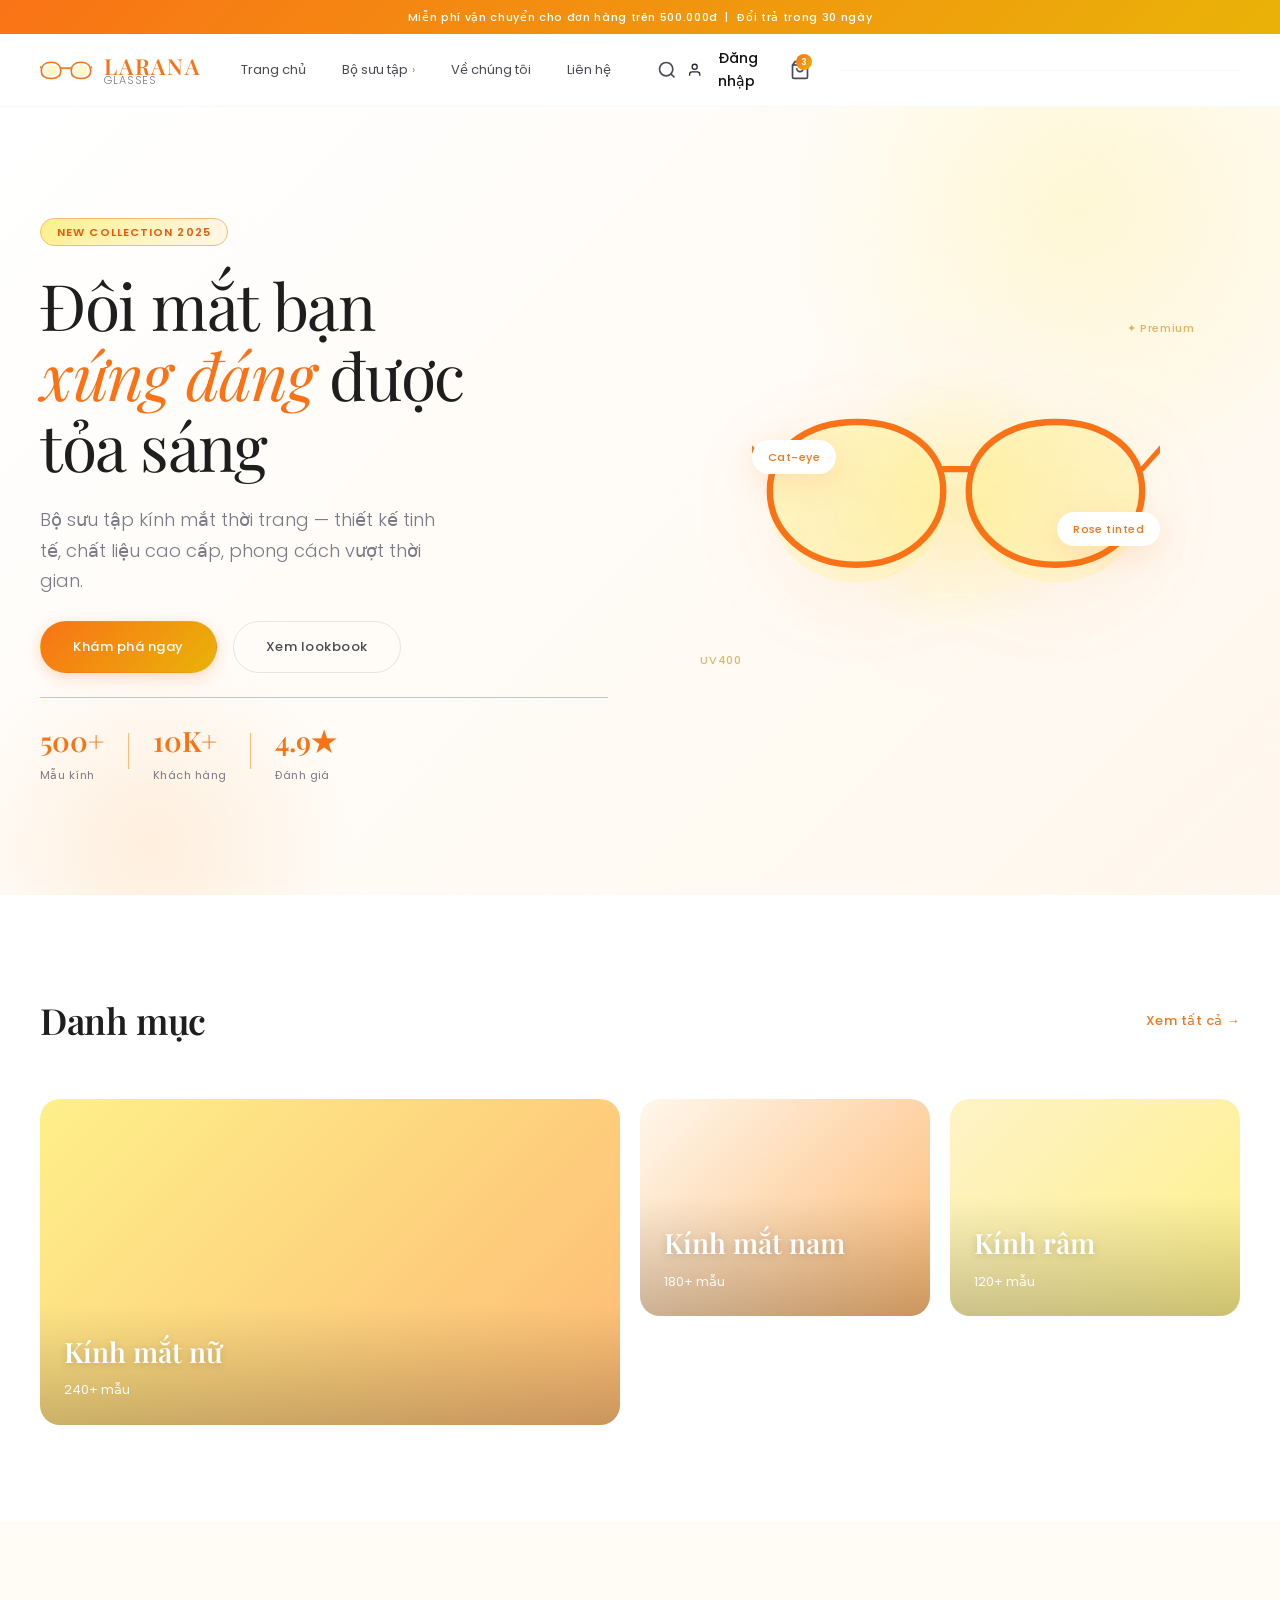
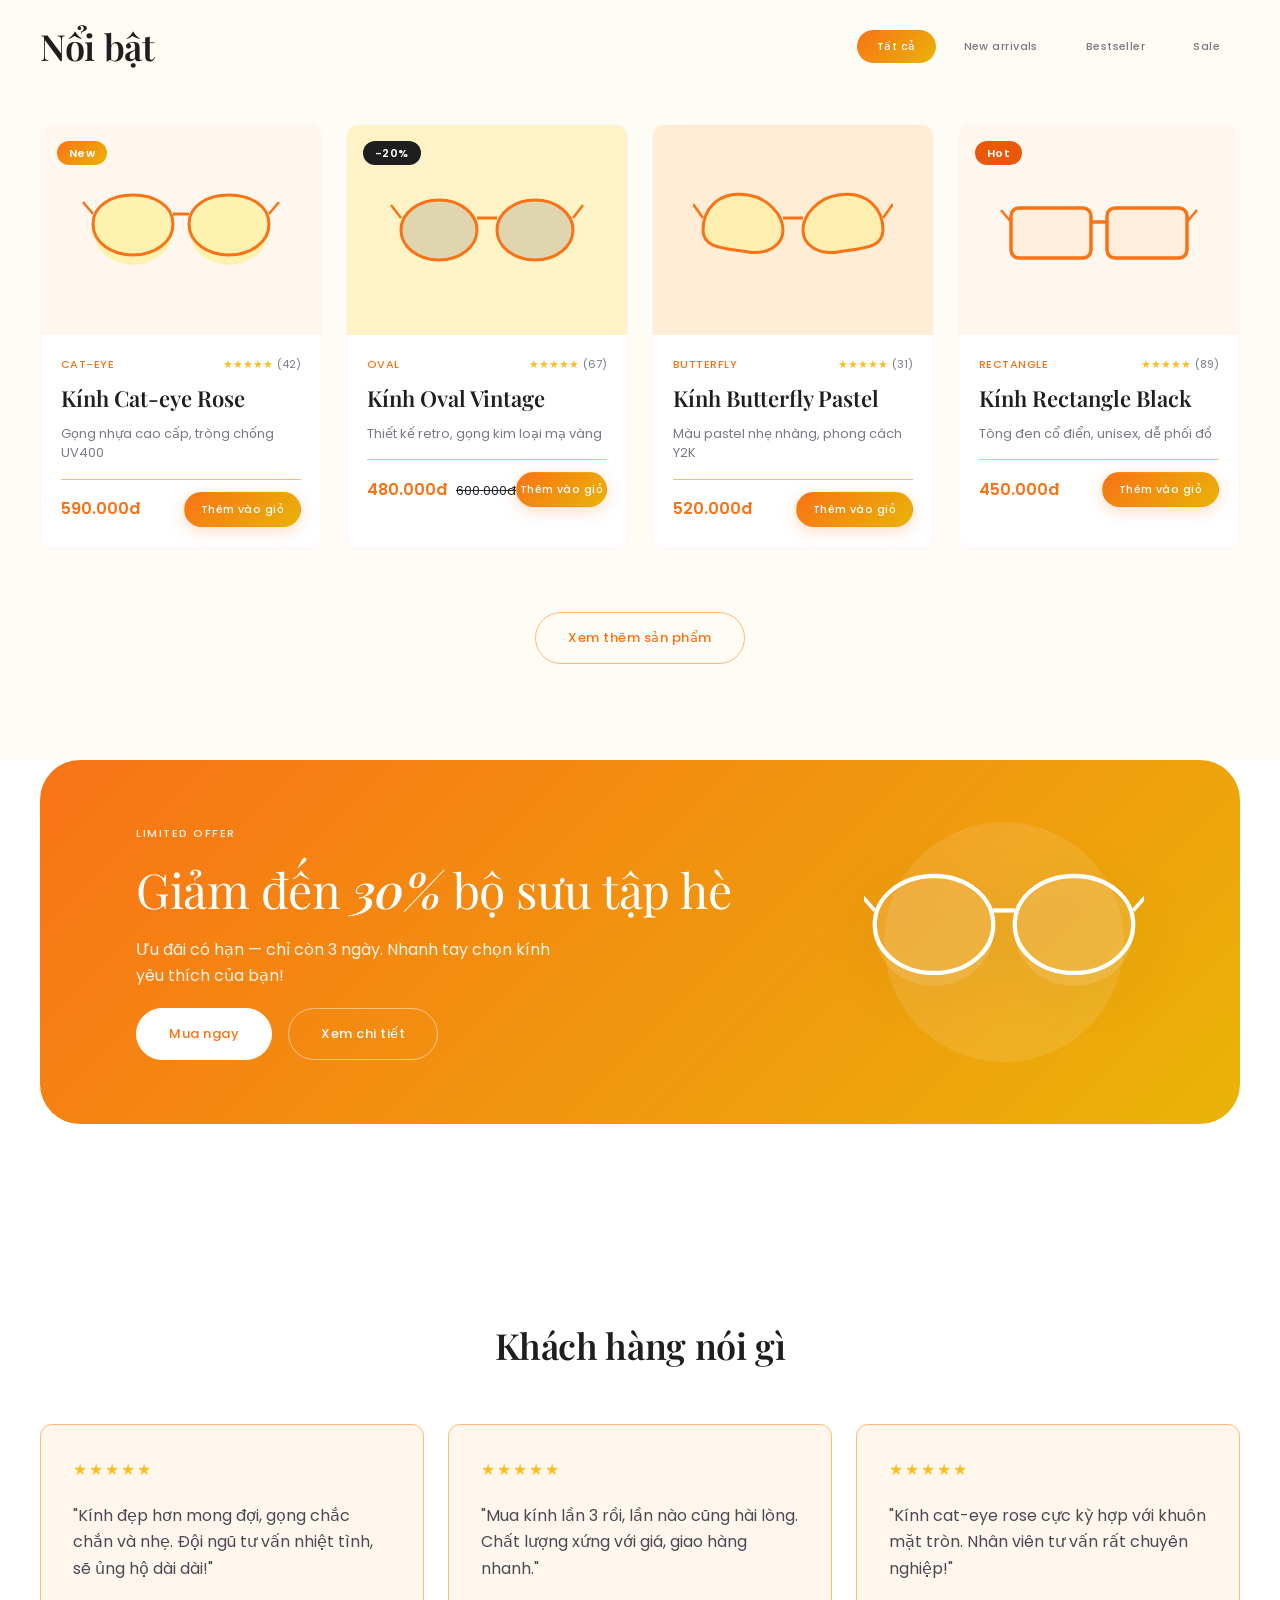
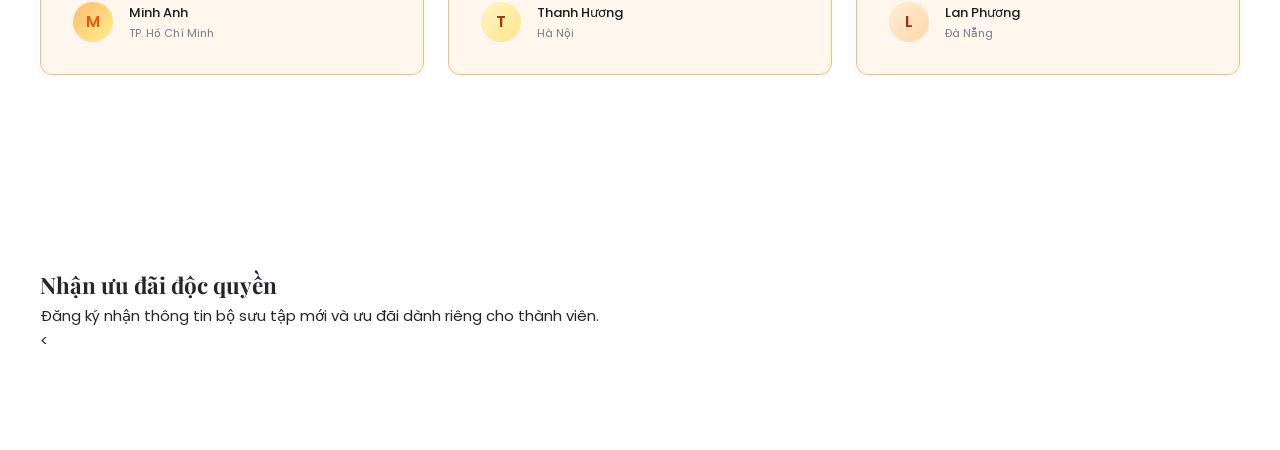
<file: index.html>
<!doctype html>
<html lang="vi">

<head>
  <meta charset="UTF-8" />
  <meta name="viewport" content="width=device-width, initial-scale=1.0" />
  <title>LARANA Glasses — Eyewear Collection</title>
  <link rel="stylesheet" href="styles.css" />
  <link rel="preconnect" href="https://fonts.googleapis.com" />
  <link
    href="https://fonts.googleapis.com/css2?family=Playfair+Display:ital,wght@0,400;0,500;0,600;0,700;1,400;1,500;1,600&family=Poppins:wght@300;400;500;600;700&display=swap"
    rel="stylesheet" />
</head>

<body>
  <!-- ===== ANNOUNCEMENT BAR ===== -->
  <div class="announcement-bar">
    <p>
      Miễn phí vận chuyển cho đơn hàng trên 500.000đ &nbsp;|&nbsp; Đổi trả
      trong 30 ngày
    </p>
  </div>

  <!-- ===== HEADER / NAV ===== -->
  <header class="header" id="header">
    <div class="header__inner container">
      <!-- Mobile hamburger -->
      <button class="btn-icon nav-toggle" aria-label="Mở menu" aria-expanded="false">
        <span class="hamburger">
          <span></span><span></span><span></span>
        </span>
      </button>

      <!-- Logo -->
      <a href="#" class="logo" aria-label="LARANA Glasses — Trang chủ">
        <div class="logo__icon">
          <svg viewBox="0 0 80 34" fill="none" xmlns="http://www.w3.org/2000/svg" aria-hidden="true">
            <path d="M2 18 C2 10 8 5 17 5 C26 5 32 10 32 18 C32 26 26 30 17 30 C8 30 2 26 2 18Z" stroke="currentColor"
              stroke-width="2.5" fill="none" />
            <path d="M48 18 C48 10 54 5 63 5 C72 5 78 10 78 18 C78 26 72 30 63 30 C54 30 48 26 48 18Z"
              stroke="currentColor" stroke-width="2.5" fill="none" />
            <line x1="32" y1="14" x2="48" y2="14" stroke="currentColor" stroke-width="2.5" />
            <line x1="2" y1="14" x2="-4" y2="7" stroke="currentColor" stroke-width="2" />
            <line x1="78" y1="14" x2="84" y2="7" stroke="currentColor" stroke-width="2" />
            <ellipse cx="17" cy="18" rx="10" ry="9" fill="var(--primary-gold-light)" opacity="0.45" />
            <ellipse cx="63" cy="18" rx="10" ry="9" fill="var(--primary-gold-light)" opacity="0.45" />
          </svg>
        </div>
        <div class="logo__text">
          <span class="logo__name">LARANA</span>
          <span class="logo__sub">glasses</span>
        </div>
      </a>

      <!-- Desktop nav -->
      <nav class="nav" aria-label="Điều hướng chính">
        <ul class="nav__list">
          <li><a href="#" class="nav__link">Trang chủ</a></li>
          <li class="nav__item--has-drop">
            <a href="#" class="nav__link">Bộ sưu tập <span class="nav__caret">›</span></a>
            <div class="nav__dropdown">
              <a href="#">Kính mắt nữ</a>
              <a href="#">Kính mắt nam</a>
              <a href="#">Kính râm</a>
              <a href="#">New arrivals</a>
            </div>
          </li>
          <li><a href="#" class="nav__link">Về chúng tôi</a></li>
          <li><a href="#" class="nav__link">Liên hệ</a></li>
        </ul>
      </nav>

      <!-- Header actions -->
      <div class="header__actions">

        <!-- Search -->
        <button class="btn-icon" aria-label="Tìm kiếm">
          <svg width="20" height="20" viewBox="0 0 24 24" fill="none" stroke="currentColor" stroke-width="2">
            <circle cx="11" cy="11" r="8" />
            <line x1="21" y1="21" x2="16.65" y2="16.65" />
          </svg>
        </button>

        <!-- Account -->
        <div class="account-box">
          <svg width="20" height="20" viewBox="0 0 24 24" fill="none" stroke="currentColor" stroke-width="2">
            <path d="M20 21v-2a4 4 0 0 0-4-4H8a4 4 0 0 0-4 4v2" />
            <circle cx="12" cy="7" r="4" />
          </svg>

          <span id="username"></span>
          <a href="login.html" id="loginBtn" class="account-link">Đăng nhập</a>
        </div>

        <!-- Cart -->
        <button class="btn-icon cart-btn" aria-label="Giỏ hàng">
          <svg width="20" height="20" viewBox="0 0 24 24" fill="none" stroke="currentColor" stroke-width="2">
            <path d="M6 2 3 6v14a2 2 0 0 0 2 2h14a2 2 0 0 0 2-2V6l-3-4z" />
            <line x1="3" y1="6" x2="21" y2="6" />
            <path d="M16 10a4 4 0 0 1-8 0" />
          </svg>

          <span class="cart-badge">3</span>
        </button>

      </div>

      <!-- Search bar (hidden by default) -->
      <div class="search-bar" id="searchBar" aria-hidden="true">
        <div class="container search-bar__inner">
          <input type="search" class="search-bar__input" placeholder="Tìm kiếm kính mắt, thương hiệu..."
            aria-label="Tìm kiếm sản phẩm" />
          <button class="btn-icon search-bar__close" aria-label="Đóng tìm kiếm">
            ✕
          </button>
        </div>
      </div>

      <!-- Mobile nav drawer -->
      <div class="mobile-nav" id="mobileNav" aria-hidden="true">
        <nav aria-label="Menu di động">
          <ul>
            <li><a href="#">Trang chủ</a></li>
            <li><a href="#">Kính mắt nữ</a></li>
            <li><a href="#">Kính mắt nam</a></li>
            <li><a href="#">Kính râm</a></li>
            <li><a href="#">New arrivals</a></li>
            <li><a href="#">Về chúng tôi</a></li>
            <li><a href="#">Liên hệ</a></li>
          </ul>
          <div class="mobile-nav__actions">
            <button class="btn btn--outline">Đăng nhập</button>
            <button class="btn btn--primary">Đăng ký</button>
          </div>
        </nav>
      </div>
  </header>

  <main>
    <!-- ===== HERO ===== -->
    <section class="hero" aria-labelledby="hero-heading">
      <div class="hero__bg">
        <div class="hero__circle hero__circle--1"></div>
        <div class="hero__circle hero__circle--2"></div>
      </div>
      <div class="container hero__inner">
        <div class="hero__content">
          <span class="hero__badge">New Collection 2025</span>
          <h1 class="hero__heading" id="hero-heading">
            Đôi mắt bạn<br />
            <em>xứng đáng</em> được<br />
            tỏa sáng
          </h1>
          <p class="hero__desc">
            Bộ sưu tập kính mắt thời trang — thiết kế tinh tế, chất liệu cao
            cấp, phong cách vượt thời gian.
          </p>
          <div class="hero__actions">
            <button class="btn btn--primary btn--lg">Khám phá ngay</button>
            <button class="btn btn--ghost btn--lg">Xem lookbook</button>
          </div>
          <div class="hero__stats">
            <div class="hero__stat">
              <span class="hero__stat-num">500+</span><span class="hero__stat-label">Mẫu kính</span>
            </div>
            <div class="hero__stat-divider"></div>
            <div class="hero__stat">
              <span class="hero__stat-num">10K+</span><span class="hero__stat-label">Khách hàng</span>
            </div>
            <div class="hero__stat-divider"></div>
            <div class="hero__stat">
              <span class="hero__stat-num">4.9★</span><span class="hero__stat-label">Đánh giá</span>
            </div>
          </div>
        </div>
        <div class="hero__visual">
          <div class="hero__frame">
            <div class="hero__glasses-display">
              <svg viewBox="0 0 320 160" fill="none" xmlns="http://www.w3.org/2000/svg" class="hero__glasses-svg"
                aria-hidden="true">
                <ellipse cx="82" cy="82" rx="68" ry="62" fill="var(--primary-gold-light)" opacity="0.3" />
                <ellipse cx="238" cy="82" rx="68" ry="62" fill="var(--primary-gold-light)" opacity="0.3" />
                <path d="M14 72 C14 40 42 18 82 18 C122 18 150 40 150 72 C150 104 122 130 82 130 C42 130 14 104 14 72Z"
                  stroke="var(--primary-orange)" stroke-width="5" fill="var(--primary-gold-light)"
                  fill-opacity="0.25" />
                <path
                  d="M170 72 C170 40 198 18 238 18 C278 18 306 40 306 72 C306 104 278 130 238 130 C198 130 170 104 170 72Z"
                  stroke="var(--primary-orange)" stroke-width="5" fill="var(--primary-gold-light)"
                  fill-opacity="0.25" />
                <line x1="150" y1="55" x2="170" y2="55" stroke="var(--primary-orange)" stroke-width="5"
                  stroke-linecap="round" />
                <line x1="14" y1="55" x2="-10" y2="28" stroke="var(--primary-orange)" stroke-width="4"
                  stroke-linecap="round" />
                <line x1="306" y1="55" x2="330" y2="28" stroke="var(--primary-orange)" stroke-width="4"
                  stroke-linecap="round" />
              </svg>
              <div class="hero__tag hero__tag--1">Cat-eye</div>
              <div class="hero__tag hero__tag--2">Rose tinted</div>
            </div>
          </div>
          <div class="hero__floats">
            <div class="hero__float hero__float--a">✦ Premium</div>
            <div class="hero__float hero__float--b">UV400</div>
          </div>
        </div>
      </div>
    </section>

    <!-- ===== CATEGORIES ===== -->
    <section class="categories section" aria-labelledby="categories-heading">
      <div class="container">
        <div class="section-header">
          <h2 class="section-title" id="categories-heading">Danh mục</h2>
          <a href="#" class="section-link">Xem tất cả →</a>
        </div>
        <div class="categories__grid">
          <a href="#" class="category-card category-card--large" tabindex="0">
            <div class="category-card__bg category-card__bg--1"></div>
            <div class="category-card__content">
              <span class="category-card__label">Kính mắt nữ</span>
              <span class="category-card__count">240+ mẫu</span>
            </div>
          </a>
          <a href="#" class="category-card" tabindex="0">
            <div class="category-card__bg category-card__bg--2"></div>
            <div class="category-card__content">
              <span class="category-card__label">Kính mắt nam</span>
              <span class="category-card__count">180+ mẫu</span>
            </div>
          </a>
          <a href="#" class="category-card" tabindex="0">
            <div class="category-card__bg category-card__bg--3"></div>
            <div class="category-card__content">
              <span class="category-card__label">Kính râm</span>
              <span class="category-card__count">120+ mẫu</span>
            </div>
          </a>
        </div>
      </div>
    </section>

    <!-- ===== FEATURED PRODUCTS ===== -->
    <section class="products section" aria-labelledby="products-heading">
      <div class="container">
        <div class="section-header">
          <h2 class="section-title" id="products-heading">Nổi bật</h2>
          <div class="products__filters" role="group" aria-label="Lọc sản phẩm">
            <button class="filter-btn filter-btn--active" aria-pressed="true">
              Tất cả
            </button>
            <button class="filter-btn" aria-pressed="false">
              New arrivals
            </button>
            <button class="filter-btn" aria-pressed="false">
              Bestseller
            </button>
            <button class="filter-btn" aria-pressed="false">Sale</button>
          </div>
        </div>

        <div class="products__grid" aria-live="polite">
          <!-- Product Card 1 -->
          <article class="product-card" aria-label="Kính Cat-eye Rose">
            <div class="product-card__media">
              <div class="product-card__img-wrap">
                <div class="product-card__img-placeholder">
                  <svg viewBox="0 0 200 100" fill="none" xmlns="http://www.w3.org/2000/svg" aria-hidden="true">
                    <ellipse cx="52" cy="50" rx="40" ry="35" fill="var(--primary-gold-light)" opacity="0.6" />
                    <ellipse cx="148" cy="50" rx="40" ry="35" fill="var(--primary-gold-light)" opacity="0.6" />
                    <path d="M12 44C12 26 30 15 52 15C74 15 92 26 92 44C92 62 74 75 52 75C30 75 12 62 12 44Z"
                      stroke="var(--primary-orange)" stroke-width="3" fill="none" />
                    <path
                      d="M108 44C108 26 126 15 148 15C170 15 188 26 188 44C188 62 170 75 148 75C126 75 108 62 108 44Z"
                      stroke="var(--primary-orange)" stroke-width="3" fill="none" />
                    <line x1="92" y1="34" x2="108" y2="34" stroke="var(--primary-orange)" stroke-width="3" />
                    <line x1="12" y1="34" x2="2" y2="22" stroke="var(--primary-orange)" stroke-width="2.5" />
                    <line x1="188" y1="34" x2="198" y2="22" stroke="var(--primary-orange)" stroke-width="2.5" />
                  </svg>
                </div>
              </div>
              <div class="product-card__badge">New</div>
              <button class="product-card__wishlist" aria-label="Thêm vào danh sách yêu thích: Kính Cat-eye Rose">
                <svg width="18" height="18" viewBox="0 0 24 24" fill="none" stroke="currentColor" stroke-width="2">
                  <path
                    d="M20.84 4.61a5.5 5.5 0 0 0-7.78 0L12 5.67l-1.06-1.06a5.5 5.5 0 0 0-7.78 7.78l1.06 1.06L12 21.23l7.78-7.78 1.06-1.06a5.5 5.5 0 0 0 0-7.78z" />
                </svg>
              </button>
            </div>
            <div class="product-card__info">
              <div class="product-card__meta">
                <span class="product-card__category">Cat-eye</span>
                <div class="product-card__rating" aria-label="4.8 sao">
                  <span class="star">★★★★★</span>
                  <span class="product-card__rating-count">(42)</span>
                </div>
              </div>
              <h3 class="product-card__name">Kính Cat-eye Rose</h3>
              <p class="product-card__desc">
                Gọng nhựa cao cấp, tròng chống UV400
              </p>
              <div class="product-card__footer">
                <div class="product-card__price">
                  <span class="price-current">590.000đ</span>
                </div>
                <button class="btn btn--primary btn--sm">Thêm vào giỏ</button>
              </div>
            </div>
          </article>

          <!-- Product Card 2 -->
          <article class="product-card" aria-label="Kính Oval Vintage">
            <div class="product-card__media">
              <div class="product-card__img-wrap">
                <div class="product-card__img-placeholder product-card__img-placeholder--dark">
                  <svg viewBox="0 0 200 100" fill="none" xmlns="http://www.w3.org/2000/svg" aria-hidden="true">
                    <ellipse cx="52" cy="50" rx="38" ry="30" fill="#333" opacity="0.15" />
                    <ellipse cx="148" cy="50" rx="38" ry="30" fill="#333" opacity="0.15" />
                    <ellipse cx="52" cy="50" rx="38" ry="30" stroke="var(--primary-orange)" stroke-width="3"
                      fill="none" />
                    <ellipse cx="148" cy="50" rx="38" ry="30" stroke="var(--primary-orange)" stroke-width="3"
                      fill="none" />
                    <line x1="90" y1="38" x2="110" y2="38" stroke="var(--primary-orange)" stroke-width="3" />
                    <line x1="14" y1="38" x2="4" y2="25" stroke="var(--primary-orange)" stroke-width="2.5" />
                    <line x1="186" y1="38" x2="196" y2="25" stroke="var(--primary-orange)" stroke-width="2.5" />
                  </svg>
                </div>
              </div>
              <div class="product-card__badge product-card__badge--sale">
                -20%
              </div>
              <button class="product-card__wishlist" aria-label="Thêm vào danh sách yêu thích: Kính Oval Vintage">
                <svg width="18" height="18" viewBox="0 0 24 24" fill="none" stroke="currentColor" stroke-width="2">
                  <path
                    d="M20.84 4.61a5.5 5.5 0 0 0-7.78 0L12 5.67l-1.06-1.06a5.5 5.5 0 0 0-7.78 7.78l1.06 1.06L12 21.23l7.78-7.78 1.06-1.06a5.5 5.5 0 0 0 0-7.78z" />
                </svg>
              </button>
            </div>
            <div class="product-card__info">
              <div class="product-card__meta">
                <span class="product-card__category">Oval</span>
                <div class="product-card__rating" aria-label="4.6 sao">
                  <span class="star">★★★★★</span>
                  <span class="product-card__rating-count">(67)</span>
                </div>
              </div>
              <h3 class="product-card__name">Kính Oval Vintage</h3>
              <p class="product-card__desc">
                Thiết kế retro, gọng kim loại mạ vàng
              </p>
              <div class="product-card__footer">
                <div class="product-card__price">
                  <span class="price-current">480.000đ</span>
                  <span class="price-old">600.000đ</span>
                </div>
                <button class="btn btn--primary btn--sm">Thêm vào giỏ</button>
              </div>
            </div>
          </article>

          <!-- Product Card 3 -->
          <article class="product-card" aria-label="Kính Butterfly Pastel">
            <div class="product-card__media">
              <div class="product-card__img-wrap">
                <div class="product-card__img-placeholder product-card__img-placeholder--pink">
                  <svg viewBox="0 0 200 100" fill="none" xmlns="http://www.w3.org/2000/svg" aria-hidden="true">
                    <path d="M10 50 C10 30 25 10 55 15 C75 18 90 35 90 50 C90 65 75 75 55 72 C30 68 10 68 10 50Z"
                      stroke="var(--primary-orange)" stroke-width="3" fill="var(--primary-gold-light)"
                      fill-opacity="0.5" />
                    <path
                      d="M190 50 C190 30 175 10 145 15 C125 18 110 35 110 50 C110 65 125 75 145 72 C170 68 190 68 190 50Z"
                      stroke="var(--primary-orange)" stroke-width="3" fill="var(--primary-gold-light)"
                      fill-opacity="0.5" />
                    <line x1="90" y1="38" x2="110" y2="38" stroke="var(--primary-orange)" stroke-width="3" />
                    <line x1="10" y1="38" x2="0" y2="24" stroke="var(--primary-orange)" stroke-width="2.5" />
                    <line x1="190" y1="38" x2="200" y2="24" stroke="var(--primary-orange)" stroke-width="2.5" />
                  </svg>
                </div>
              </div>
              <button class="product-card__wishlist" aria-label="Thêm vào danh sách yêu thích: Kính Butterfly Pastel">
                <svg width="18" height="18" viewBox="0 0 24 24" fill="none" stroke="currentColor" stroke-width="2">
                  <path
                    d="M20.84 4.61a5.5 5.5 0 0 0-7.78 0L12 5.67l-1.06-1.06a5.5 5.5 0 0 0-7.78 7.78l1.06 1.06L12 21.23l7.78-7.78 1.06-1.06a5.5 5.5 0 0 0 0-7.78z" />
                </svg>
              </button>
            </div>
            <div class="product-card__info">
              <div class="product-card__meta">
                <span class="product-card__category">Butterfly</span>
                <div class="product-card__rating" aria-label="5 sao">
                  <span class="star">★★★★★</span>
                  <span class="product-card__rating-count">(31)</span>
                </div>
              </div>
              <h3 class="product-card__name">Kính Butterfly Pastel</h3>
              <p class="product-card__desc">
                Màu pastel nhẹ nhàng, phong cách Y2K
              </p>
              <div class="product-card__footer">
                <div class="product-card__price">
                  <span class="price-current">520.000đ</span>
                </div>
                <button class="btn btn--primary btn--sm">Thêm vào giỏ</button>
              </div>
            </div>
          </article>

          <!-- Product Card 4 -->
          <article class="product-card" aria-label="Kính Rectangle Black">
            <div class="product-card__media">
              <div class="product-card__img-wrap">
                <div class="product-card__img-placeholder product-card__img-placeholder--cream">
                  <svg viewBox="0 0 200 100" fill="none" xmlns="http://www.w3.org/2000/svg" aria-hidden="true">
                    <rect x="12" y="28" width="80" height="50" rx="8" stroke="var(--primary-orange)" stroke-width="3.5"
                      fill="var(--primary-orange-light)" fill-opacity="0.15" />
                    <rect x="108" y="28" width="80" height="50" rx="8" stroke="var(--primary-orange)" stroke-width="3.5"
                      fill="var(--primary-orange-light)" fill-opacity="0.15" />
                    <line x1="92" y1="42" x2="108" y2="42" stroke="var(--primary-orange)" stroke-width="3.5" />
                    <line x1="12" y1="42" x2="2" y2="30" stroke="var(--primary-orange)" stroke-width="2.5" />
                    <line x1="188" y1="42" x2="198" y2="30" stroke="var(--primary-orange)" stroke-width="2.5" />
                  </svg>
                </div>
              </div>
              <div class="product-card__badge product-card__badge--popular">
                Hot
              </div>
              <button class="product-card__wishlist" aria-label="Thêm vào danh sách yêu thích: Kính Rectangle Black">
                <svg width="18" height="18" viewBox="0 0 24 24" fill="none" stroke="currentColor" stroke-width="2">
                  <path
                    d="M20.84 4.61a5.5 5.5 0 0 0-7.78 0L12 5.67l-1.06-1.06a5.5 5.5 0 0 0-7.78 7.78l1.06 1.06L12 21.23l7.78-7.78 1.06-1.06a5.5 5.5 0 0 0 0-7.78z" />
                </svg>
              </button>
            </div>
            <div class="product-card__info">
              <div class="product-card__meta">
                <span class="product-card__category">Rectangle</span>
                <div class="product-card__rating" aria-label="4.9 sao">
                  <span class="star">★★★★★</span>
                  <span class="product-card__rating-count">(89)</span>
                </div>
              </div>
              <h3 class="product-card__name">Kính Rectangle Black</h3>
              <p class="product-card__desc">
                Tông đen cổ điển, unisex, dễ phối đồ
              </p>
              <div class="product-card__footer">
                <div class="product-card__price">
                  <span class="price-current">450.000đ</span>
                </div>
                <button class="btn btn--primary btn--sm">Thêm vào giỏ</button>
              </div>
            </div>
          </article>
        </div>

        <div class="products__load-more">
          <button class="btn btn--outline btn--lg">Xem thêm sản phẩm</button>
        </div>
      </div>
    </section>

    <!-- ===== BANNER / PROMO ===== -->
    <section class="promo section" aria-label="Ưu đãi đặc biệt">
      <div class="container">
        <div class="promo__card">
          <div class="promo__content">
            <span class="promo__eyebrow">Limited offer</span>
            <h2 class="promo__title">Giảm đến <em>30%</em> bộ sưu tập hè</h2>
            <p class="promo__desc">
              Ưu đãi có hạn — chỉ còn 3 ngày. Nhanh tay chọn kính yêu thích
              của bạn!
            </p>
            <div class="promo__actions">
              <button class="btn btn--white btn--lg">Mua ngay</button>
              <button class="btn btn--ghost-white btn--lg">
                Xem chi tiết
              </button>
            </div>
          </div>
          <div class="promo__visual" aria-hidden="true">
            <div class="promo__circle"></div>
            <svg viewBox="0 0 260 130" fill="none" xmlns="http://www.w3.org/2000/svg" class="promo__glasses">
              <ellipse cx="65" cy="65" rx="55" ry="50" fill="white" opacity="0.12" />
              <ellipse cx="195" cy="65" rx="55" ry="50" fill="white" opacity="0.12" />
              <path d="M10 58C10 33 34 13 65 13C96 13 120 33 120 58C120 83 96 103 65 103C34 103 10 83 10 58Z"
                stroke="white" stroke-width="4" fill="none" />
              <path d="M140 58C140 33 164 13 195 13C226 13 250 33 250 58C250 83 226 103 195 103C164 103 140 83 140 58Z"
                stroke="white" stroke-width="4" fill="none" />
              <line x1="120" y1="45" x2="140" y2="45" stroke="white" stroke-width="4" />
              <line x1="10" y1="45" x2="-5" y2="28" stroke="white" stroke-width="3.5" />
              <line x1="250" y1="45" x2="265" y2="28" stroke="white" stroke-width="3.5" />
            </svg>
          </div>
        </div>
      </div>
    </section>

    <!-- ===== TESTIMONIALS ===== -->
    <section class="testimonials section" aria-labelledby="testimonials-heading">
      <div class="container">
        <div class="section-header section-header--centered">
          <h2 class="section-title" id="testimonials-heading">
            Khách hàng nói gì
          </h2>
        </div>
        <div class="testimonials__grid">
          <blockquote class="testimonial-card">
            <div class="testimonial-card__stars" aria-label="5 sao">
              ★★★★★
            </div>
            <p class="testimonial-card__text">
              "Kính đẹp hơn mong đợi, gọng chắc chắn và nhẹ. Đội ngũ tư vấn
              nhiệt tình, sẽ ủng hộ dài dài!"
            </p>
            <footer class="testimonial-card__author">
              <div class="testimonial-card__avatar" aria-hidden="true">M</div>
              <div>
                <div class="testimonial-card__name">Minh Anh</div>
                <div class="testimonial-card__location">TP. Hồ Chí Minh</div>
              </div>
            </footer>
          </blockquote>
          <blockquote class="testimonial-card">
            <div class="testimonial-card__stars" aria-label="5 sao">
              ★★★★★
            </div>
            <p class="testimonial-card__text">
              "Mua kính lần 3 rồi, lần nào cũng hài lòng. Chất lượng xứng với
              giá, giao hàng nhanh."
            </p>
            <footer class="testimonial-card__author">
              <div class="testimonial-card__avatar testimonial-card__avatar--b" aria-hidden="true">
                T
              </div>
              <div>
                <div class="testimonial-card__name">Thanh Hương</div>
                <div class="testimonial-card__location">Hà Nội</div>
              </div>
            </footer>
          </blockquote>
          <blockquote class="testimonial-card">
            <div class="testimonial-card__stars" aria-label="5 sao">
              ★★★★★
            </div>
            <p class="testimonial-card__text">
              "Kính cat-eye rose cực kỳ hợp với khuôn mặt tròn. Nhân viên tư
              vấn rất chuyên nghiệp!"
            </p>
            <footer class="testimonial-card__author">
              <div class="testimonial-card__avatar testimonial-card__avatar--c" aria-hidden="true">
                L
              </div>
              <div>
                <div class="testimonial-card__name">Lan Phương</div>
                <div class="testimonial-card__location">Đà Nẵng</div>
              </div>
            </footer>
          </blockquote>
        </div>
      </div>
    </section>

    <!-- ===== NEWSLETTER ===== -->
    <section class="newsletter section" aria-labelledby="newsletter-heading">
      <div class="container">
        <div class="newsletter__inner">
          <div class="newsletter__content">
            <h2 class="newsletter__title" id="newsletter-heading">
              Nhận ưu đãi độc quyền
            </h2>
            <p class="newsletter__desc">
              Đăng ký nhận thông tin bộ sưu tập mới và ưu đãi dành riêng cho
              thành viên.
            </p>
          </div>
          <div class="newsletter__form" role="form" aria-label="Đăng ký nhận bản tin">
            <div class="newsletter__input-group">
              <label for="newsletter-email" class="sr-only">Địa chỉ email</label>
              < </div>
            </div>
          </div>
        </div>
    </section>
  </main>
  <script src="auth.js"></script>

  <script>
    let user = JSON.parse(localStorage.getItem("currentUser"));

    let username = document.getElementById("username");
    let loginBtn = document.getElementById("loginBtn");

    if (user) {
      username.innerText = user.name;
      loginBtn.innerText = "Đăng xuất";
      loginBtn.href = "#";

      loginBtn.onclick = function () {
        localStorage.removeItem("currentUser");
        location.reload();
      }
    }
  </script>
</body>

</html>
</file>
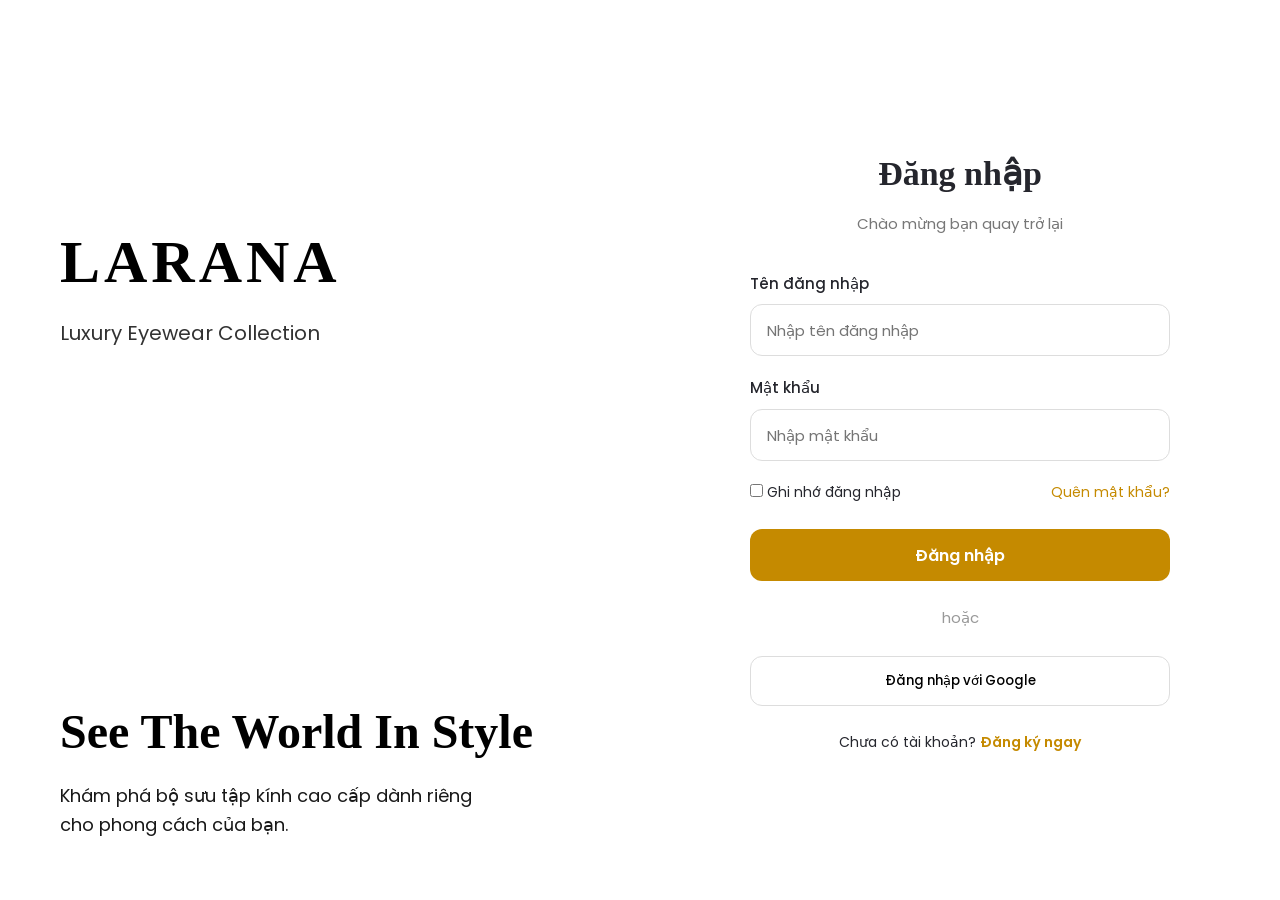
<file: login.html>
<!DOCTYPE html>
<html lang="vi">

<head>
    <meta charset="UTF-8">
    <meta name="viewport" content="width=device-width, initial-scale=1.0">
    <title>Login - LARANA Glasses</title>
    <link rel="stylesheet" href="styles.css">
    <link href="https://fonts.googleapis.com/css2?family=Poppins:wght@300;400;500;600;700&display=swap"
        rel="stylesheet">
</head>

<body>

    <div class="login-container">

        <!-- LEFT IMAGE -->
        <div class="login-left">
            <div class="overlay"></div>

            <div class="brand">
                <h1>LARANA</h1>
                <p>Luxury Eyewear Collection</p>
            </div>

            <div class="left-content">
                <h2>See The World In Style</h2>
                <p>
                    Khám phá bộ sưu tập kính cao cấp dành riêng cho phong cách của bạn.
                </p>
            </div>
        </div>

        <!-- RIGHT FORM -->
        <div class="login-right">

            <form class="login-box" onsubmit="return login(event)">

                <h2 align="center">Đăng nhập</h2>
                <p class="sub" align="center">Chào mừng bạn quay trở lại</p>

                <div class="input-group">
                    <label>Tên đăng nhập</label>
                    <input type="text" id="user" placeholder="Nhập tên đăng nhập">
                </div>

                <div class="input-group">
                    <label>Mật khẩu</label>
                    <input type="password" id="password" placeholder="Nhập mật khẩu">
                </div>

                <div class="extra">
                    <label>
                        <input type="checkbox"> Ghi nhớ đăng nhập
                    </label>

                    <a href="#">Quên mật khẩu?</a>
                </div>

                <button type="submit" class="btn-login">
                    Đăng nhập
                </button>

                <div class="divider">
                    <span>hoặc</span>
                </div>

                <button type="button" class="btn-google">
                    Đăng nhập với Google
                </button>

                <p class="register-text">
                    Chưa có tài khoản?
                    <a href="register.html">Đăng ký ngay</a>
                </p>

            </form>

        </div>

    </div>
    <script src="auth.js"></script>
</body>

</html>
</file>
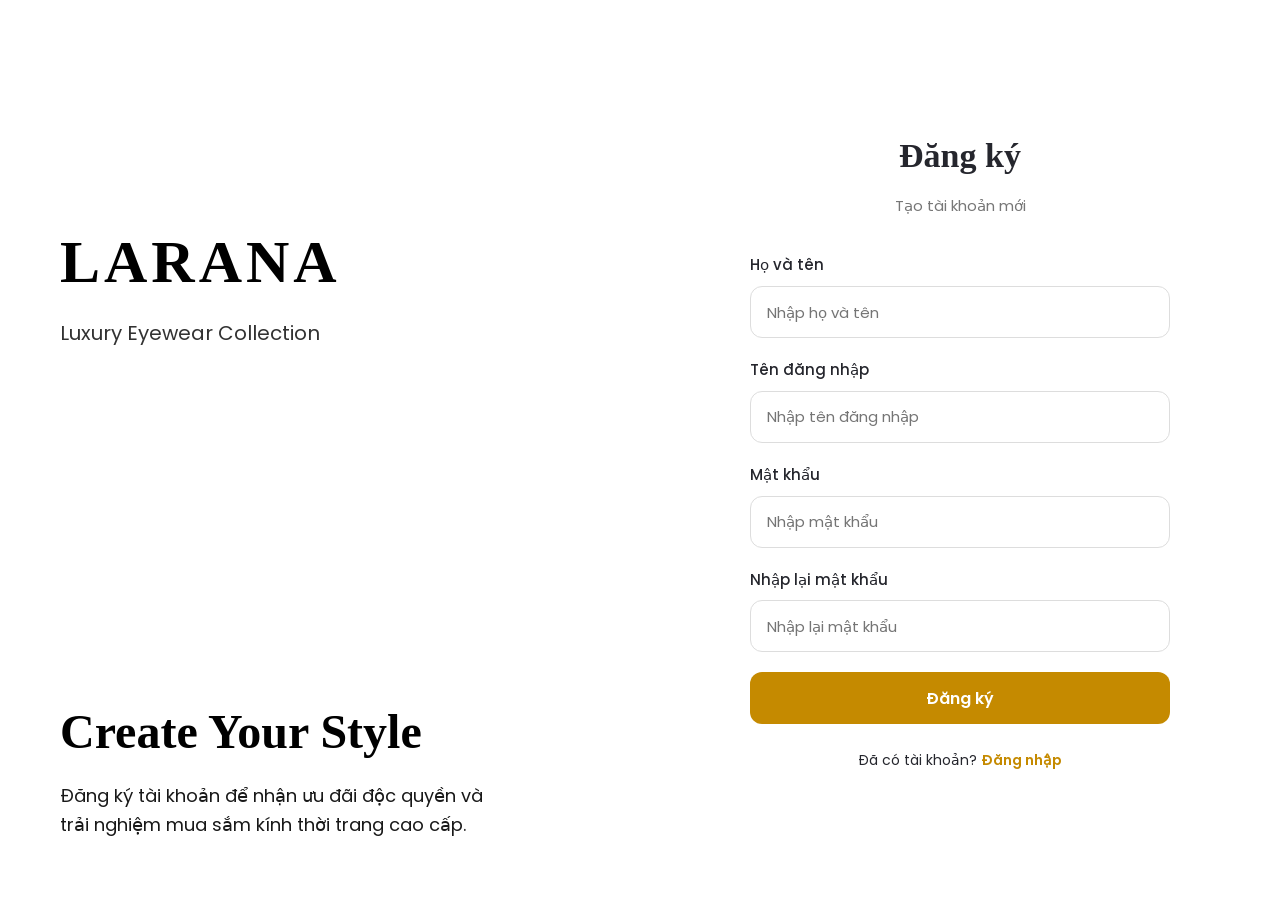
<file: register.html>
<!DOCTYPE html>
<html lang="vi">

<head>
    <meta charset="UTF-8">
    <meta name="viewport" content="width=device-width, initial-scale=1.0">
    <title>Register - LARANA Glasses</title>

    <link rel="stylesheet" href="styles.css">

    <link href="https://fonts.googleapis.com/css2?family=Poppins:wght@300;400;500;600;700&display=swap"
        rel="stylesheet">
</head>

<body>

    <div class="login-container">

        <!-- LEFT -->
        <div class="login-left">
            <div class="overlay"></div>

            <div class="brand">
                <h1>LARANA</h1>
                <p>Luxury Eyewear Collection</p>
            </div>

            <div class="left-content">
                <h2>Create Your Style</h2>
                <p>
                    Đăng ký tài khoản để nhận ưu đãi độc quyền và trải nghiệm mua sắm kính thời trang cao cấp.
                </p>
            </div>
        </div>

        <!-- RIGHT -->
        <div class="login-right">

            <form class="login-box" onsubmit="return register(event)">

                <h2 align="center">Đăng ký</h2>
                <p class="sub" align="center">Tạo tài khoản mới</p>

                <div class="input-group">
                    <label>Họ và tên</label>
                    <input type="text" id="name" placeholder="Nhập họ và tên" required autocomplete="name">
                </div>

                <div class="input-group">
                    <label>Tên đăng nhập</label>
                    <input type="text" id="user" placeholder="Nhập tên đăng nhập" required autocomplete="user">
                </div>

                <div class="input-group">
                    <label>Mật khẩu</label>
                    <input type="password" id="password" placeholder="Nhập mật khẩu" required
                        autocomplete="new-password">
                </div>

                <div class="input-group">
                    <label>Nhập lại mật khẩu</label>
                    <input type="password" id="repassword" placeholder="Nhập lại mật khẩu" required
                        autocomplete="new-password">
                </div>

                <button type="submit" class="btn-login">
                    Đăng ký
                </button>

                <p class="register-text">
                    Đã có tài khoản?
                    <a href="login.html">Đăng nhập</a>
                </p>

            </form>

        </div>

    </div>

    <script src="auth.js"></script>

</body>

</html>
</file>
<file: styles.css>
/* ============================================================
   LARANA GLASSES — styles.css (Light Edition)
   Design System: clean, modern, white + orange + gold
   Color palette: white + orange + warm gold
   Font: Playfair Display (display) + Poppins (body)
   ============================================================ */

/* ─── TOKENS ─────────────────────────────────────────────── */
:root {
  /* Colors - White, Orange, Gold theme */
  --primary-orange: #f97316;
  --primary-orange-dark: #ea580c;
  --primary-orange-light: #fdba74;
  --primary-gold: #eab308;
  --primary-gold-light: #fef08a;
  --primary-gold-dark: #ca8a04;
  
  --accent-warm: #fbbf24;
  --accent-peach: #ffedd5;
  --accent-cream: #fff7ed;
  
  --black: #0f0f0f;
  --charcoal: #1e1e1e;
  --gray-900: #25262d;
  --gray-700: #4a4a55;
  --gray-500: #7a7a85;
  --gray-300: #e5e5e8;
  --gray-100: #f8f8fa;
  --white: #ffffff;
  --ivory: #fffbf5;

  /* Typography - Modern fonts */
  --font-display: 'Playfair Display', Georgia, serif;
  --font-body: 'Poppins', 'Helvetica Neue', Arial, sans-serif;

  --text-xs: 11px;
  --text-sm: 13px;
  --text-base: 15px;
  --text-md: 16px;
  --text-lg: 18px;
  --text-xl: 22px;
  --text-2xl: 28px;
  --text-3xl: 36px;
  --text-4xl: 48px;
  --text-5xl: 64px;

  /* Spacing */
  --space-1: 4px;
  --space-2: 8px;
  --space-3: 12px;
  --space-4: 16px;
  --space-5: 20px;
  --space-6: 24px;
  --space-7: 32px;
  --space-8: 40px;
  --space-9: 48px;
  --space-10: 64px;
  --space-11: 80px;
  --space-12: 96px;

  /* Radius */
  --radius-sm: 6px;
  --radius-md: 12px;
  --radius-lg: 20px;
  --radius-xl: 40px;
  --radius-full: 9999px;

  /* Shadow */
  --shadow-sm: 0 2px 8px rgba(15,15,15,0.04);
  --shadow-md: 0 8px 24px rgba(249,115,22,0.08);
  --shadow-lg: 0 16px 48px rgba(249,115,22,0.12);
  --shadow-orange: 0 8px 32px rgba(249,115,22,0.15);

  /* Motion */
  --duration-fast: 150ms;
  --duration-base: 280ms;
  --duration-slow: 500ms;
  --ease: cubic-bezier(0.25, 0.1, 0.25, 1);
  --ease-out: cubic-bezier(0, 0, 0.2, 1);

  /* Layout */
  --max-width: 1280px;
  --header-h: 72px;
}

/* ─── RESET ───────────────────────────────────────────────── */
*, *::before, *::after { box-sizing: border-box; margin: 0; padding: 0; }
html { font-size: var(--text-md); scroll-behavior: smooth; }
body {
  font-family: var(--font-body);
  font-size: var(--text-base);
  color: var(--gray-900);
  background: var(--white);
  line-height: 1.65;
  -webkit-font-smoothing: antialiased;
  -moz-osx-font-smoothing: grayscale;
  text-rendering: optimizeLegibility;
}
img, svg { display: block; max-width: 100%; }
a { color: inherit; text-decoration: none; }
ul { list-style: none; }
button { cursor: pointer; font-family: inherit; border: none; background: none; }
input { font-family: inherit; }

h1, h2, h3, h4, h5, h6 {
  font-family: var(--font-display);
}

/* ─── UTILITIES ───────────────────────────────────────────── */
.container {
  width: 100%;
  max-width: var(--max-width);
  margin: 0 auto;
  padding: 0 var(--space-8);
}
.section { padding: var(--space-12) 0; }
.sr-only {
  position: absolute; width: 1px; height: 1px;
  padding: 0; margin: -1px; overflow: hidden;
  clip: rect(0,0,0,0); white-space: nowrap; border: 0;
}

/* ─── FOCUS STYLES ───────────────────────────────────────── */
:focus-visible {
  outline: 2.5px solid var(--primary-orange);
  outline-offset: 3px;
  border-radius: var(--radius-sm);
}

/* ─── BUTTONS ─────────────────────────────────────────────── */
.btn {
  display: inline-flex;
  align-items: center;
  justify-content: center;
  gap: var(--space-2);
  padding: 12px 24px;
  border-radius: var(--radius-full);
  font-family: var(--font-body);
  font-size: var(--text-sm);
  font-weight: 500;
  letter-spacing: 0.04em;
  transition: all var(--duration-base) var(--ease);
  cursor: pointer;
  border: 1.5px solid transparent;
  white-space: nowrap;
  position: relative;
  overflow: hidden;
}
.btn:focus-visible { outline: 2.5px solid var(--primary-orange); outline-offset: 3px; }
.btn:disabled { opacity: 0.45; pointer-events: none; }

.btn--primary {
  background: linear-gradient(135deg, var(--primary-orange) 0%, var(--primary-gold) 100%);
  color: var(--white);
  border-color: transparent;
  box-shadow: 0 4px 16px rgba(249,115,22,0.25);
}
.btn--primary:hover { 
  background: linear-gradient(135deg, var(--primary-orange-dark) 0%, var(--primary-gold-dark) 100%);
  box-shadow: 0 6px 24px rgba(249,115,22,0.35); 
  transform: translateY(-1px); 
}
.btn--primary:active { transform: translateY(0); box-shadow: 0 2px 8px rgba(249,115,22,0.15); }

.btn--outline {
  background: transparent;
  color: var(--primary-orange);
  border-color: var(--primary-orange-light);
}
.btn--outline:hover { background: var(--accent-cream); border-color: var(--primary-orange); }

.btn--ghost {
  background: transparent;
  color: var(--gray-700);
  border-color: var(--gray-300);
}
.btn--ghost:hover { border-color: var(--primary-orange); background: var(--accent-cream); color: var(--primary-orange); }

.btn--white {
  background: var(--white);
  color: var(--primary-orange);
  border-color: var(--white);
}
.btn--white:hover { background: var(--accent-cream); }

.btn--ghost-white {
  background: transparent;
  color: var(--white);
  border-color: rgba(255,255,255,0.5);
}
.btn--ghost-white:hover { border-color: var(--white); background: rgba(255,255,255,0.1); }

.btn--sm { padding: 8px 16px; font-size: var(--text-xs); }
.btn--lg { padding: 15px 32px; font-size: var(--text-sm); }

.btn-icon {
  display: inline-flex;
  align-items: center;
  justify-content: center;
  width: 40px;
  height: 40px;
  border-radius: var(--radius-full);
  color: var(--gray-700);
  transition: all var(--duration-fast) var(--ease);
  position: relative;
}
.btn-icon:hover { background: var(--accent-cream); color: var(--primary-orange); }
.btn-icon:active { background: var(--primary-orange-light); }

/* ─── ANNOUNCEMENT BAR ────────────────────────────────────── */
.announcement-bar {
  background: linear-gradient(135deg, var(--primary-orange) 0%, var(--primary-gold) 100%);
  color: var(--white);
  text-align: center;
  padding: var(--space-2) var(--space-4);
  font-size: var(--text-xs);
  letter-spacing: 0.06em;
  font-weight: 500;
}

/* ─── HEADER ─────────────────────────────────────────────── */
.header {
  position: sticky;
  top: 0;
  z-index: 100;
  background: rgba(255, 255, 255, 0.96);
  backdrop-filter: blur(12px);
  -webkit-backdrop-filter: blur(12px);
  border-bottom: 1px solid var(--gray-100);
  transition: box-shadow var(--duration-base) var(--ease);
}
.header.scrolled { box-shadow: var(--shadow-md); }

.header__inner {
  display: flex;
  align-items: center;
  height: var(--header-h);
  gap: var(--space-6);
}

/* Logo */
.logo {
  display: flex;
  align-items: center;
  gap: var(--space-3);
  text-decoration: none;
  flex-shrink: 0;
}
.logo__icon { width: 52px; height: 22px; color: var(--primary-orange); }
.logo__text { display: flex; flex-direction: column; line-height: 1; }
.logo__name {
  font-family: var(--font-display);
  font-size: var(--text-xl);
  font-weight: 600;
  color: var(--primary-orange);
  letter-spacing: 0.08em;
  text-transform: uppercase;
}
.logo__sub {
  font-family: var(--font-body);
  font-size: var(--text-xs);
  font-weight: 300;
  color: var(--gray-500);
  letter-spacing: 0.08em;
  margin-top: -2px;
  text-transform: uppercase;
}
.logo--light .logo__name { color: var(--primary-gold-light); }
.logo--light .logo__sub { color: rgba(255,255,255,0.7); }

/* Desktop Nav */
.nav { flex: 1; display: flex; justify-content: center; }
.nav__list { display: flex; align-items: center; gap: var(--space-1); }
.nav__link {
  display: flex;
  align-items: center;
  gap: 4px;
  padding: var(--space-2) var(--space-4);
  font-size: var(--text-sm);
  font-weight: 400;
  color: var(--gray-700);
  border-radius: var(--radius-sm);
  transition: all var(--duration-fast) var(--ease);
  white-space: nowrap;
}
.nav__link:hover { color: var(--primary-orange); background: var(--accent-cream); }
.nav__caret { font-style: normal; font-size: 12px; opacity: 0.6; }

.nav__item--has-drop { position: relative; }
.nav__dropdown {
  position: absolute;
  top: calc(100% + 8px);
  left: 50%;
  transform: translateX(-50%);
  background: var(--white);
  border: 1px solid var(--gray-100);
  border-radius: var(--radius-md);
  box-shadow: var(--shadow-lg);
  padding: var(--space-2);
  min-width: 160px;
  opacity: 0;
  visibility: hidden;
  pointer-events: none;
  transition: all var(--duration-base) var(--ease);
}
.nav__item--has-drop:hover .nav__dropdown,
.nav__item--has-drop:focus-within .nav__dropdown {
  opacity: 1;
  visibility: visible;
  pointer-events: auto;
}
.nav__dropdown a {
  display: block;
  padding: var(--space-2) var(--space-4);
  font-size: var(--text-sm);
  color: var(--gray-700);
  border-radius: var(--radius-sm);
  transition: all var(--duration-fast) var(--ease);
}
.nav__dropdown a:hover { color: var(--primary-orange); background: var(--accent-cream); }

/* Header Actions */
.header__actions {
  display: flex;
  align-items: center;
  gap: var(--space-1);
  margin-left: auto;
}

/* Cart badge */
.cart-btn { position: relative; }
.cart-badge {
  position: absolute;
  top: 4px; right: 4px;
  width: 16px; height: 16px;
  background: linear-gradient(135deg, var(--primary-orange), var(--primary-gold));
  color: var(--white);
  font-size: 9px;
  font-weight: 600;
  border-radius: var(--radius-full);
  display: flex; align-items: center; justify-content: center;
}

/* Hamburger */
.nav-toggle { display: none; }
.hamburger { display: flex; flex-direction: column; gap: 5px; width: 20px; }
.hamburger span {
  display: block; width: 100%; height: 1.5px;
  background: var(--gray-900);
  border-radius: 2px;
  transition: all var(--duration-base) var(--ease);
}

/* Search bar */
.search-bar {
  border-top: 1px solid var(--gray-100);
  background: var(--white);
  max-height: 0;
  overflow: hidden;
  transition: max-height var(--duration-slow) var(--ease);
}
.search-bar[aria-hidden="false"] { max-height: 80px; }
.search-bar__inner {
  display: flex;
  align-items: center;
  gap: var(--space-3);
  padding-top: var(--space-4);
  padding-bottom: var(--space-4);
}
.search-bar__input {
  flex: 1;
  border: none;
  border-bottom: 1.5px solid var(--gray-300);
  background: transparent;
  font-size: var(--text-lg);
  padding: var(--space-2) var(--space-2);
  color: var(--gray-900);
  outline: none;
  transition: border-color var(--duration-fast) var(--ease);
}
.search-bar__input:focus { border-color: var(--primary-orange); }

/* Mobile nav */
.mobile-nav {
  position: fixed;
  inset: 0;
  background: rgba(15,15,15,0.5);
  z-index: 200;
  opacity: 0;
  pointer-events: none;
  transition: opacity var(--duration-base) var(--ease);
}
.mobile-nav[aria-hidden="false"] { opacity: 1; pointer-events: auto; }
.mobile-nav nav {
  position: absolute;
  top: 0; right: 0;
  width: 280px; height: 100%;
  background: var(--white);
  padding: var(--space-10) var(--space-7) var(--space-7);
  display: flex; flex-direction: column; gap: var(--space-8);
  transform: translateX(100%);
  transition: transform var(--duration-slow) var(--ease-out);
}
.mobile-nav[aria-hidden="false"] nav { transform: translateX(0); }
.mobile-nav ul { display: flex; flex-direction: column; gap: var(--space-3); }
.mobile-nav a {
  font-size: var(--text-lg);
  color: var(--gray-700);
  padding: var(--space-2) 0;
  border-bottom: 1px solid var(--gray-100);
  display: block;
  transition: color var(--duration-fast) var(--ease);
}
.mobile-nav a:hover { color: var(--primary-orange); }
.mobile-nav__actions { display: flex; flex-direction: column; gap: var(--space-3); }

/* ─── SECTION HEADER ─────────────────────────────────────── */
.section-header {
  display: flex;
  align-items: center;
  justify-content: space-between;
  margin-bottom: var(--space-9);
}
.section-header--centered {
  flex-direction: column;
  align-items: center;
  text-align: center;
  gap: var(--space-3);
}
.section-title {
  font-family: var(--font-display);
  font-size: var(--text-3xl);
  font-weight: 600;
  color: var(--charcoal);
  letter-spacing: -0.01em;
}
.section-link {
  font-size: var(--text-sm);
  color: var(--primary-orange);
  font-weight: 500;
  letter-spacing: 0.04em;
  transition: opacity var(--duration-fast) var(--ease);
}
.section-link:hover { opacity: 0.75; }

/* ─── HERO ───────────────────────────────────────────────── */
.hero {
  position: relative;
  min-height: calc(100vh - var(--header-h) - 40px);
  display: flex;
  align-items: center;
  overflow: hidden;
  background: linear-gradient(135deg, var(--white) 0%, var(--accent-cream) 100%);
  padding: var(--space-11) 0;
}

.hero__bg { position: absolute; inset: 0; pointer-events: none; }
.hero__circle {
  position: absolute;
  border-radius: var(--radius-full);
}
.hero__circle--1 {
  width: 600px; height: 600px;
  background: radial-gradient(circle, var(--primary-gold-light) 0%, transparent 70%);
  top: -200px; right: -100px;
  opacity: 0.3;
}
.hero__circle--2 {
  width: 400px; height: 400px;
  background: radial-gradient(circle, var(--primary-orange-light) 0%, transparent 70%);
  bottom: -150px; left: -50px;
  opacity: 0.2;
}

.hero__inner {
  position: relative;
  display: grid;
  grid-template-columns: 1fr 1fr;
  align-items: center;
  gap: var(--space-10);
}

.hero__content { display: flex; flex-direction: column; gap: var(--space-6); }

.hero__badge {
  display: inline-flex;
  align-items: center;
  gap: var(--space-2);
  padding: var(--space-1) var(--space-4);
  background: linear-gradient(135deg, var(--primary-gold-light), var(--accent-cream));
  color: var(--primary-orange-dark);
  border-radius: var(--radius-full);
  font-size: var(--text-xs);
  font-weight: 600;
  letter-spacing: 0.1em;
  text-transform: uppercase;
  width: fit-content;
  border: 1px solid var(--primary-orange-light);
}

.hero__heading {
  font-family: var(--font-display);
  font-size: var(--text-5xl);
  font-weight: 400;
  line-height: 1.1;
  color: var(--charcoal);
  letter-spacing: -0.02em;
}
.hero__heading em {
  font-style: italic;
  color: var(--primary-orange);
}

.hero__desc {
  font-size: var(--text-lg);
  color: var(--gray-500);
  line-height: 1.7;
  max-width: 420px;
  font-weight: 300;
}

.hero__actions {
  display: flex;
  align-items: center;
  gap: var(--space-4);
  flex-wrap: wrap;
}

.hero__stats {
  display: flex;
  align-items: center;
  gap: var(--space-6);
  padding-top: var(--space-5);
  border-top: 1px solid var(--primary-orange-light);
}
.hero__stat { display: flex; flex-direction: column; gap: 2px; }
.hero__stat-num {
  font-family: var(--font-display);
  font-size: var(--text-2xl);
  font-weight: 600;
  color: var(--primary-orange);
}
.hero__stat-label { font-size: var(--text-xs); color: var(--gray-500); letter-spacing: 0.04em; }
.hero__stat-divider { width: 1px; height: 36px; background: var(--primary-orange-light); }

/* Hero Visual */
.hero__visual { position: relative; display: flex; align-items: center; justify-content: center; }
.hero__frame {
  width: 100%;
  aspect-ratio: 1;
  max-width: 480px;
  position: relative;
  display: flex;
  align-items: center;
  justify-content: center;
}
.hero__frame::before {
  content: '';
  position: absolute;
  inset: 10%;
  background: radial-gradient(ellipse at center, var(--primary-gold-light) 0%, var(--accent-cream) 50%, transparent 80%);
  border-radius: var(--radius-full);
  opacity: 0.5;
}

.hero__glasses-display {
  position: relative;
  z-index: 1;
  width: 85%;
  display: flex;
  align-items: center;
  justify-content: center;
}
.hero__glasses-svg { width: 100%; filter: drop-shadow(0 20px 40px rgba(249,115,22,0.1)); }

.hero__tag {
  position: absolute;
  background: var(--white);
  color: var(--primary-orange);
  font-size: var(--text-xs);
  font-weight: 500;
  padding: var(--space-2) var(--space-4);
  border-radius: var(--radius-full);
  box-shadow: var(--shadow-orange);
  letter-spacing: 0.04em;
  white-space: nowrap;
}
.hero__tag--1 { top: 20%; left: 0; }
.hero__tag--2 { bottom: 28%; right: 0; }

.hero__floats { position: absolute; inset: 0; pointer-events: none; }
.hero__float {
  position: absolute;
  font-size: var(--text-xs);
  font-weight: 500;
  letter-spacing: 0.06em;
  color: var(--primary-gold-dark);
  opacity: 0.6;
}
.hero__float--a { top: 12%; right: 8%; }
.hero__float--b { bottom: 15%; left: 5%; }

/* ─── CATEGORIES ─────────────────────────────────────────── */
.categories { background: var(--white); }
.categories__grid {
  display: grid;
  grid-template-columns: 2fr 1fr 1fr;
  gap: var(--space-5);
}

.category-card {
  position: relative;
  border-radius: var(--radius-lg);
  overflow: hidden;
  aspect-ratio: 4/3;
  display: flex;
  align-items: flex-end;
  cursor: pointer;
  transition: transform var(--duration-base) var(--ease), box-shadow var(--duration-base) var(--ease);
}
.category-card:hover { transform: translateY(-4px); box-shadow: var(--shadow-lg); }
.category-card--large { aspect-ratio: 16/9; }

.category-card__bg {
  position: absolute;
  inset: 0;
  transition: transform var(--duration-slow) var(--ease);
}
.category-card:hover .category-card__bg { transform: scale(1.04); }

.category-card__bg--1 { background: linear-gradient(135deg, var(--primary-gold-light) 0%, var(--primary-orange-light) 100%); }
.category-card__bg--2 { background: linear-gradient(135deg, var(--accent-cream) 0%, var(--primary-orange-light) 100%); }
.category-card__bg--3 { background: linear-gradient(135deg, #fef3c7 0%, var(--primary-gold-light) 100%); }

.category-card__content {
  position: relative;
  z-index: 1;
  padding: var(--space-6);
  display: flex;
  flex-direction: column;
  gap: var(--space-1);
  background: linear-gradient(to top, rgba(0,0,0,0.2) 0%, transparent 100%);
  width: 100%;
}
.category-card__label {
  font-family: var(--font-display);
  font-size: var(--text-2xl);
  font-weight: 600;
  color: var(--white);
  text-shadow: 0 2px 8px rgba(0,0,0,0.15);
}
.category-card__count {
  font-size: var(--text-sm);
  color: rgba(255,255,255,0.9);
  font-weight: 400;
}

/* ─── PRODUCTS ───────────────────────────────────────────── */
.products { background: var(--ivory); }

.products__filters {
  display: flex;
  align-items: center;
  gap: var(--space-2);
}
.filter-btn {
  padding: var(--space-2) var(--space-5);
  border-radius: var(--radius-full);
  font-size: var(--text-xs);
  font-weight: 500;
  letter-spacing: 0.04em;
  color: var(--gray-500);
  background: transparent;
  border: 1.5px solid var(--gray-200);
  transition: all var(--duration-fast) var(--ease);
  cursor: pointer;
}
.filter-btn:hover { border-color: var(--primary-orange); color: var(--primary-orange); }
.filter-btn--active, .filter-btn[aria-pressed="true"] {
  background: linear-gradient(135deg, var(--primary-orange), var(--primary-gold));
  border-color: transparent;
  color: var(--white);
}

.products__grid {
  display: grid;
  grid-template-columns: repeat(4, 1fr);
  gap: var(--space-6);
}

/* Product Card */
.product-card {
  background: var(--white);
  border-radius: var(--radius-md);
  overflow: hidden;
  transition: box-shadow var(--duration-base) var(--ease), transform var(--duration-base) var(--ease);
  border: 1px solid var(--gray-100);
}
.product-card:hover { box-shadow: var(--shadow-orange); transform: translateY(-3px); }

.product-card__media { position: relative; aspect-ratio: 4/3; overflow: hidden; }

.product-card__img-wrap {
  width: 100%; height: 100%;
  display: flex; align-items: center; justify-content: center;
  transition: transform var(--duration-slow) var(--ease);
}
.product-card:hover .product-card__img-wrap { transform: scale(1.04); }

.product-card__img-placeholder {
  width: 100%; height: 100%;
  display: flex; align-items: center; justify-content: center;
  padding: var(--space-8);
  background: var(--accent-cream);
}
.product-card__img-placeholder--dark { background: #fef3c7; }
.product-card__img-placeholder--pink { background: #ffedd5; }
.product-card__img-placeholder--cream { background: #fff7ed; }
.product-card__img-placeholder svg { width: 100%; }

.product-card__badge {
  position: absolute;
  top: var(--space-4); left: var(--space-4);
  background: linear-gradient(135deg, var(--primary-orange), var(--primary-gold));
  color: var(--white);
  font-size: var(--text-xs);
  font-weight: 600;
  padding: 3px var(--space-3);
  border-radius: var(--radius-full);
  letter-spacing: 0.04em;
}
.product-card__badge--sale { background: var(--charcoal); }
.product-card__badge--popular { background: #ea580c; }

.product-card__wishlist {
  position: absolute;
  top: var(--space-3); right: var(--space-3);
  width: 34px; height: 34px;
  background: var(--white);
  border-radius: var(--radius-full);
  display: flex; align-items: center; justify-content: center;
  color: var(--gray-500);
  box-shadow: var(--shadow-sm);
  transition: all var(--duration-fast) var(--ease);
  opacity: 0;
  transform: scale(0.85);
}
.product-card:hover .product-card__wishlist { opacity: 1; transform: scale(1); }
.product-card__wishlist:hover { color: var(--primary-orange); transform: scale(1.1) !important; }
.product-card__wishlist:focus-visible { opacity: 1; transform: scale(1); }

.product-card__info { padding: var(--space-5); display: flex; flex-direction: column; gap: var(--space-3); }

.product-card__meta { display: flex; align-items: center; justify-content: space-between; }
.product-card__category {
  font-size: var(--text-xs);
  color: var(--primary-orange);
  font-weight: 500;
  letter-spacing: 0.04em;
  text-transform: uppercase;
}
.product-card__rating { display: flex; align-items: center; gap: 4px; }
.star { color: #fbbf24; font-size: var(--text-xs); }
.product-card__rating-count { font-size: var(--text-xs); color: var(--gray-500); }

.product-card__name {
  font-family: var(--font-display);
  font-size: var(--text-xl);
  font-weight: 600;
  color: var(--charcoal);
  line-height: 1.2;
}
.product-card__desc { font-size: var(--text-sm); color: var(--gray-500); line-height: 1.5; }

.product-card__footer {
  display: flex;
  align-items: center;
  justify-content: space-between;
  padding-top: var(--space-3);
  border-top: 1px solid var(--primary-orange-light);
  margin-top: var(--space-1);
}

.product-card__price { display: flex; align-items: baseline; gap: var(--space-2); }
.price-current {
  font-size: var(--text-md);
  font-weight: 600;
  color: var(--primary-orange);
}
.price-old {
  font-size: var(--text-sm);
  color: var(--gray-400);
  text-decoration: line-through;
}

.products__load-more {
  display: flex;
  justify-content: center;
  margin-top: var(--space-10);
}

/* ─── PROMO BANNER ───────────────────────────────────────── */
.promo { background: var(--white); padding: 0 0 var(--space-12); }
.promo__card {
  background: linear-gradient(135deg, var(--primary-orange) 0%, var(--primary-gold) 100%);
  border-radius: var(--radius-xl);
  padding: var(--space-10) var(--space-12);
  display: grid;
  grid-template-columns: 1fr auto;
  align-items: center;
  gap: var(--space-8);
  position: relative;
  overflow: hidden;
}

.promo__content { display: flex; flex-direction: column; gap: var(--space-5); }
.promo__eyebrow {
  font-size: var(--text-xs);
  letter-spacing: 0.14em;
  text-transform: uppercase;
  color: rgba(255,255,255,0.9);
  font-weight: 500;
}
.promo__title {
  font-family: var(--font-display);
  font-size: var(--text-4xl);
  font-weight: 400;
  color: var(--white);
  line-height: 1.15;
  letter-spacing: -0.01em;
}
.promo__title em { font-style: italic; font-weight: 600; }
.promo__desc { font-size: var(--text-md); color: rgba(255,255,255,0.9); max-width: 440px; line-height: 1.6; }
.promo__actions { display: flex; align-items: center; gap: var(--space-4); }

.promo__visual { position: relative; width: 280px; height: 160px; flex-shrink: 0; }
.promo__circle {
  position: absolute;
  width: 240px; height: 240px;
  border-radius: var(--radius-full);
  background: rgba(255,255,255,0.1);
  top: 50%; left: 50%;
  transform: translate(-50%, -50%);
}
.promo__glasses {
  position: relative;
  z-index: 1;
  width: 100%;
  filter: drop-shadow(0 10px 30px rgba(0,0,0,0.15));
}

/* ─── TESTIMONIALS ───────────────────────────────────────── */
.testimonials { background: var(--white); }
.testimonials__grid {
  display: grid;
  grid-template-columns: repeat(3, 1fr);
  gap: var(--space-6);
}

.testimonial-card {
  background: var(--accent-cream);
  border-radius: var(--radius-md);
  padding: var(--space-7);
  display: flex;
  flex-direction: column;
  gap: var(--space-5);
  border: 1px solid var(--primary-orange-light);
  transition: box-shadow var(--duration-base) var(--ease);
}
.testimonial-card:hover { box-shadow: var(--shadow-orange); }

.testimonial-card__stars { color: #fbbf24; font-size: var(--text-md); letter-spacing: 2px; }
.testimonial-card__text {
  font-family: var(--font-body);
  font-size: var(--text-md);
  font-weight: 400;
  color: var(--gray-700);
  line-height: 1.65;
}

.testimonial-card__author { display: flex; align-items: center; gap: var(--space-4); }
.testimonial-card__avatar {
  width: 40px; height: 40px;
  border-radius: var(--radius-full);
  background: linear-gradient(135deg, var(--primary-orange-light), var(--primary-gold-light));
  color: var(--primary-orange-dark);
  font-weight: 600;
  font-size: var(--text-md);
  display: flex; align-items: center; justify-content: center;
  flex-shrink: 0;
}
.testimonial-card__avatar--b { background: linear-gradient(135deg, #fef3c7, #fde68a); color: #92400e; }
.testimonial-card__avatar--c { background: linear-gradient(135deg, #ffedd5, #fed7aa); color: #9a3412; }
.testimonial-card__name { font-weight: 500; font-size: var(--text-sm); color: var(--charcoal); }
.testimonial-card__location { font-size: var(--text-xs); color: var(--gray-500); }

.account-box{
    display:flex;
    align-items:center;
    gap:8px;
    font-size:14px;
}

.account-link{
    text-decoration:none;
    color:#111;
    font-weight:500;
}

.account-link:hover{
    color:#d08a00;
}

#username{
    font-weight:600;
    color:#333;
}

.login-container{
    width:100%;
    min-height:100vh;
    display:grid;
    grid-template-columns:1fr 1fr;
}

/* LEFT */
.login-left{
    position:relative;
    background:url('https://images.unsplash.com/photo-1511499767150-a48a237f0083?auto=format&fit=crop&w=1200&q=80') center/cover;
    color:white;
    padding:60px;
    display:flex;
    flex-direction:column;
    justify-content:space-between;
}

.overlay{
    position:absolute;
    inset:0;
    background:rgba(0,0,0,0.45);
}

.login-left *{
    position:relative;
    z-index:2;
}

.brand h1{
    color: #000000;
    font-size:60px;
    letter-spacing:4px;
}

.brand p{
    color: #000000;
    margin-top:5px;
    margin-bottom: 200px;
    opacity:0.8;
    font-size: 20px;
}

.left-content h2{
    color: #000000;
    font-size:48px;
    line-height:1.2;
    margin-bottom:20px;
}

.left-content p{
    color: #000000;
    font-size:18px;
    max-width:450px;
    opacity:0.9;
}

/* RIGHT */

.login-right{
    display:flex;
    justify-content:center;
    align-items:center;
    padding:40px;
    background:white;
}

.login-box{
    width:100%;
    max-width:420px;
}

.login-box h2{
    font-size:34px;
    margin-bottom:10px;
}

.sub{
    color:#777;
    margin-bottom:35px;
}

.input-group{
    margin-bottom:20px;
}

.input-group label{
    display:block;
    margin-bottom:8px;
    font-weight:500;
}

.input-group input{
    width:100%;
    height:52px;
    border:1px solid #ddd;
    border-radius:12px;
    padding:0 16px;
    font-size:15px;
}

.input-group input:focus{
    outline:none;
    border-color:#c58a00;
}

.extra{
    display:flex;
    justify-content:space-between;
    align-items:center;
    font-size:14px;
    margin-bottom:25px;
}

.extra a{
    color:#c58a00;
    text-decoration:none;
}

.btn-login{
    width:100%;
    height:52px;
    border:none;
    border-radius:12px;
    background:#c58a00;
    color:white;
    font-size:16px;
    font-weight:600;
    cursor:pointer;
    transition:0.3s;
}

.btn-login:hover{
    background:#a87400;
}

.divider{
    text-align:center;
    margin:25px 0;
    color:#999;
}

.btn-google{
    width:100%;
    height:50px;
    border:1px solid #ddd;
    background:white;
    border-radius:12px;
    cursor:pointer;
    font-weight:500;
}

.register-text{
    margin-top:25px;
    text-align:center;
    font-size:14px;
}

.register-text a{
    color:#c58a00;
    font-weight:600;
    text-decoration:none;
}

/* MOBILE */

@media(max-width:900px){
    .login-container{
        grid-template-columns:1fr;
    }

    .login-left{
        min-height:300px;
    }

    .left-content h2{
        font-size:34px;
    }
}
/*
</file>
